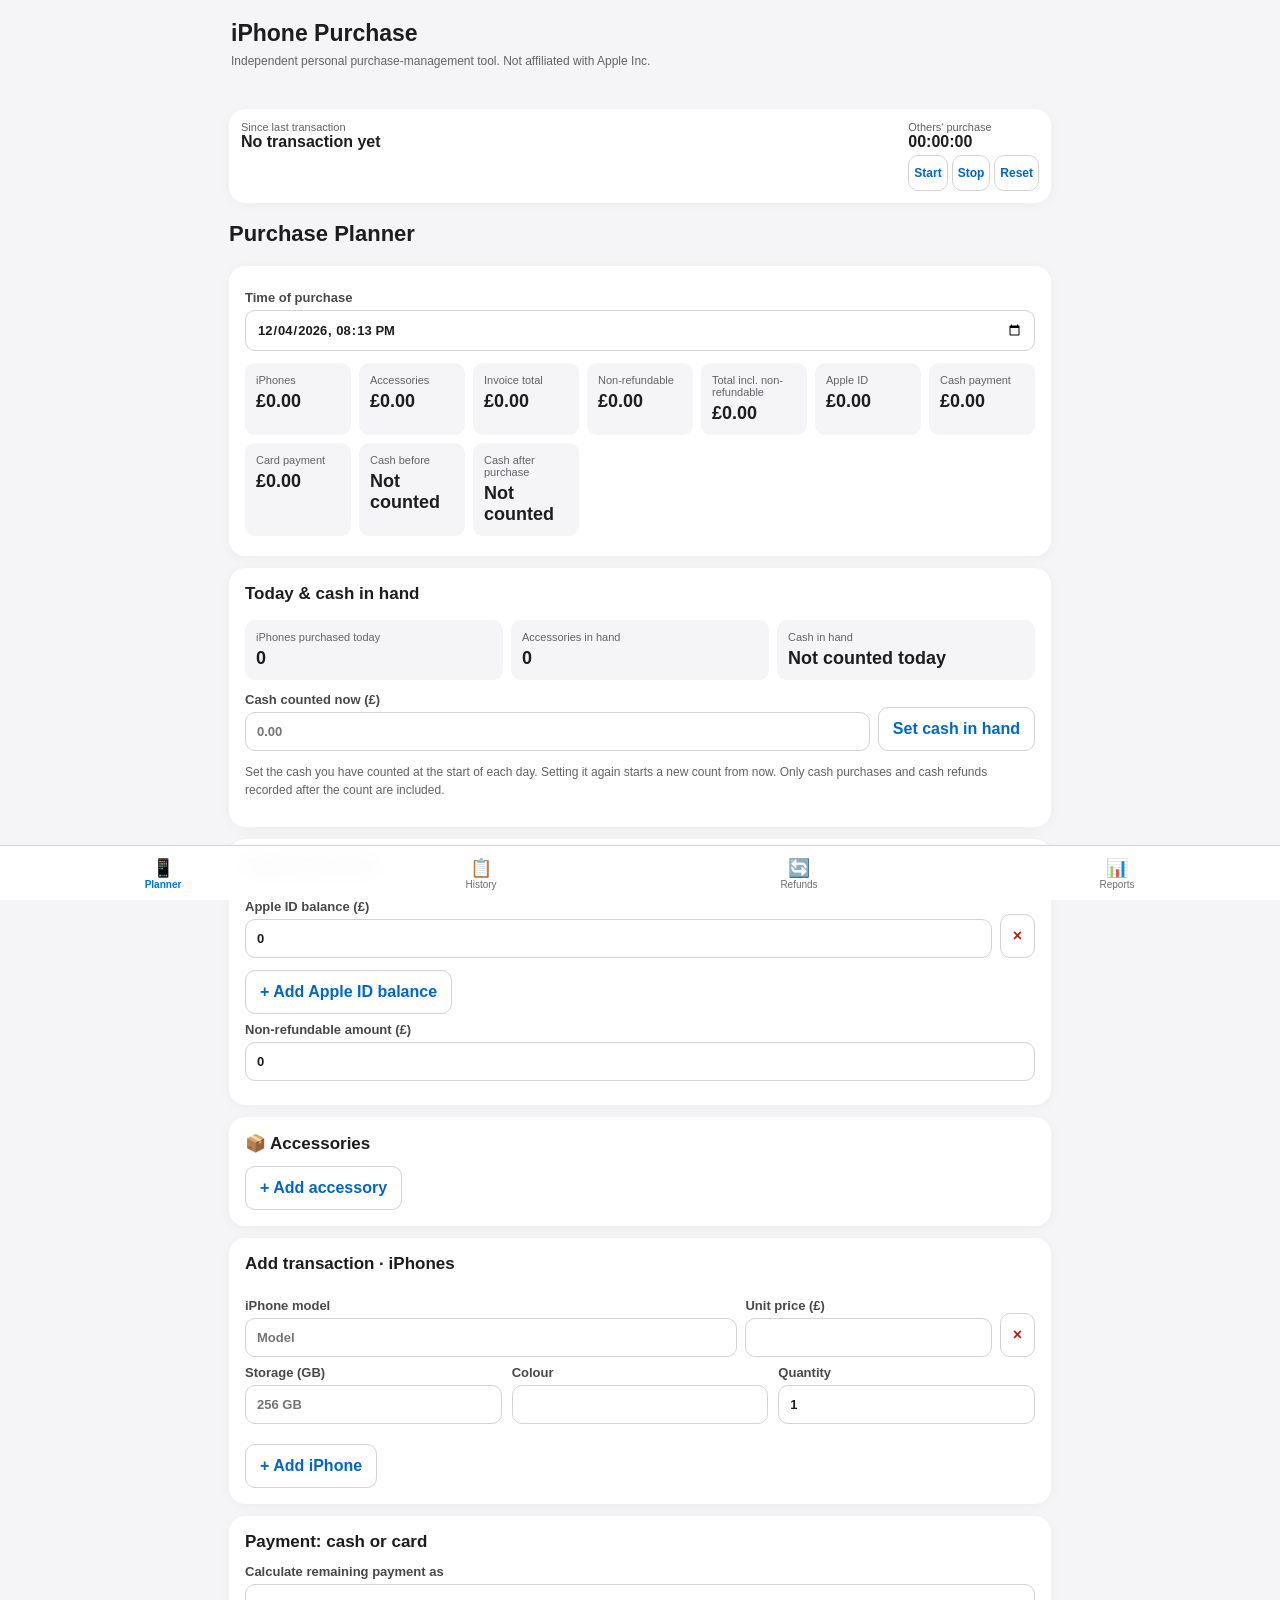
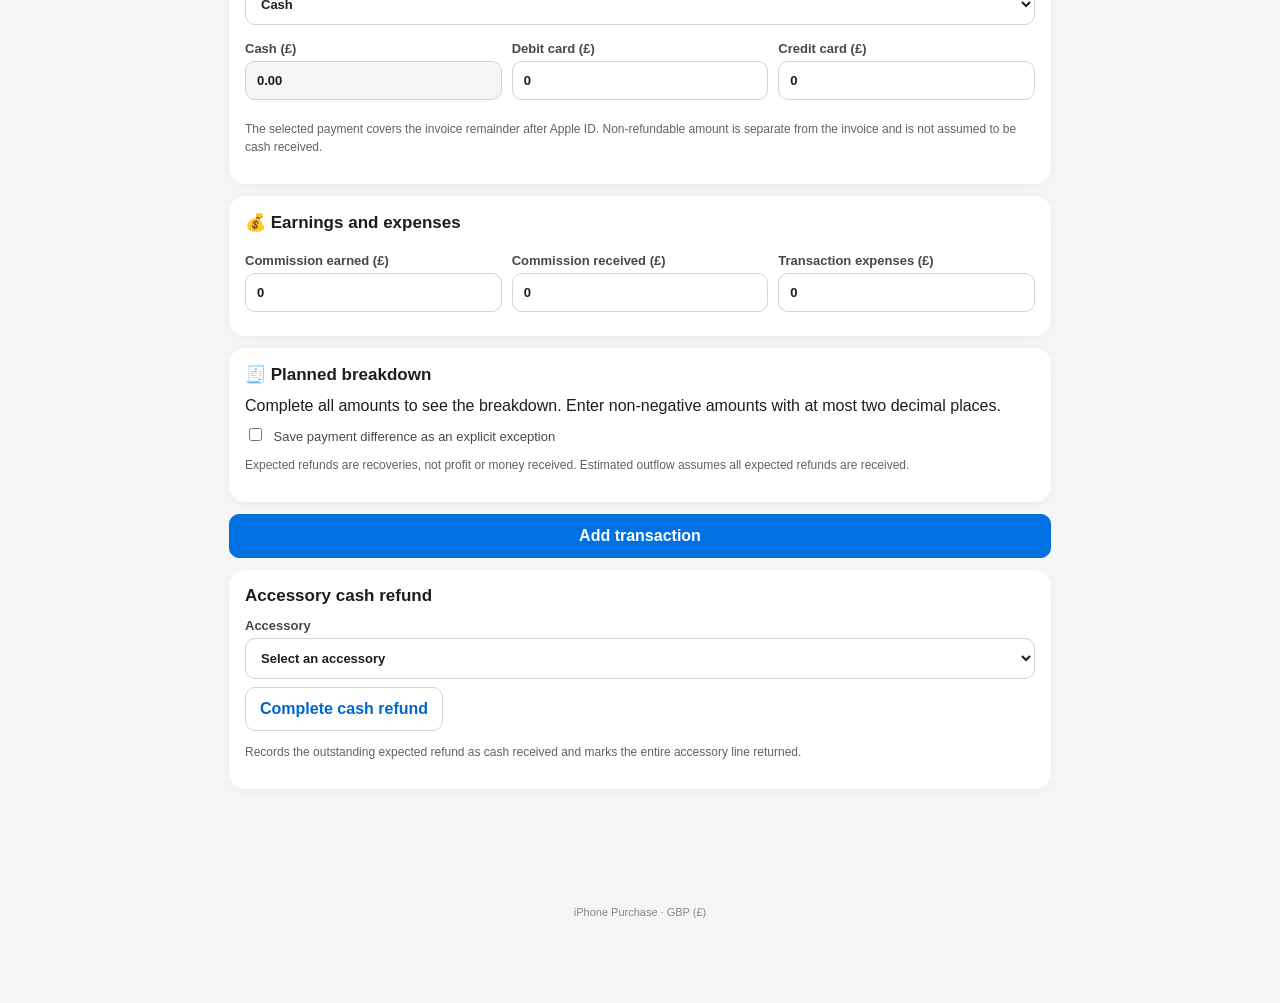
<file: index.html>
<!doctype html>
<html lang="en">
<head>
  <meta charset="utf-8">
  <meta name="viewport" content="width=device-width, initial-scale=1, viewport-fit=cover">
  <meta name="theme-color" content="#f5f5f7">
  <title>iPhone Purchase</title>
  <link rel="stylesheet" href="style.css">
</head>
<body>
<header><h1><span class="brand" aria-hidden="true"> </span>iPhone Purchase</h1><p>Independent personal purchase-management tool. Not affiliated with Apple Inc.</p></header>
<nav aria-label="Main navigation">
  <button class="active" data-tab="planner">📱<span>Planner</span></button>
  <button data-tab="transactions">📋<span>History</span></button>
  <button data-tab="refunds">🔄<span>Refunds</span></button>
  <button data-tab="reports">📊<span>Reports</span></button>
</nav>
<main>
  <div id="notice" role="status" aria-live="polite"></div>
  <section id="planner">
    <div class="card timer-bar"><div><small>Since last transaction</small><strong id="timer">No transaction yet</strong><small id="lastTransaction"></small></div><div><small>Others' purchase</small><strong id="otherTimer">00:00:00</strong><div class="timer-actions"><button type="button" class="secondary" id="startOtherTimer">Start</button><button type="button" class="secondary" id="stopOtherTimer">Stop</button><button type="button" class="secondary" id="resetOtherTimer">Reset</button></div></div></div>
    <h2>Purchase Planner</h2>
    <div class="card"><label>Time of purchase<input id="purchaseTime" type="datetime-local" required form="purchaseForm"></label><div id="plannerTotals" class="planner-totals" aria-live="polite"></div></div>
    <div class="card"><h3>Today &amp; cash in hand</h3><div id="dayStats" class="planner-totals"></div><div class="cash-opening"><label>Cash counted now (£)<input id="openingCash" type="number" min="0" step="0.01" placeholder="0.00"></label><button type="button" class="secondary" id="saveOpening">Set cash in hand</button></div><p class="hint">Set the cash you have counted at the start of each day. Setting it again starts a new count from now. Only cash purchases and cash refunds recorded after the count are included.</p></div>
    <form id="purchaseForm">
      <div class="card"><h3>Apple ID amount</h3><div id="sources"></div><button type="button" class="secondary" id="addSource">+ Add Apple ID balance</button><label>Non-refundable amount (£)<input id="extra" type="number" min="0" step="0.01" value="0" required></label></div>
      <div class="card"><h3>📦 Accessories</h3><div id="accessories"></div><button type="button" class="secondary" id="addAccessory">+ Add accessory</button></div>
      <div class="card"><h3>Add transaction · iPhones</h3><div id="phones"></div><button type="button" class="secondary" id="addPhone">+ Add iPhone</button></div>
      <div class="card"><h3>Payment: cash or card</h3><label>Calculate remaining payment as<select id="autoPayment"><option value="cash">Cash</option><option value="debit">Card (debit)</option><option value="credit">Card (credit)</option><option value="">Manual split</option></select></label><div class="fields payment-fields"><label>Cash (£)<input id="cash" type="number" min="0" step="0.01" value="0" required></label><label>Debit card (£)<input id="debit" type="number" min="0" step="0.01" value="0" required></label><label>Credit card (£)<input id="credit" type="number" min="0" step="0.01" value="0" required></label></div><p class="hint">The selected payment covers the invoice remainder after Apple ID. Non-refundable amount is separate from the invoice and is not assumed to be cash received.</p></div>
      <div class="card"><h3>💰 Earnings and expenses</h3><div class="fields"><label>Commission earned (£)<input id="commission" type="number" min="0" step="0.01" value="0" required></label><label>Commission received (£)<input id="commissionReceived" type="number" min="0" step="0.01" value="0" required></label><label>Transaction expenses (£)<input id="purchaseExpense" type="number" min="0" step="0.01" value="0" required></label></div></div>
      <div class="card"><h3>🧾 Planned breakdown</h3><div id="breakdown"></div><label class="check"><input id="exception" type="checkbox"> Save payment difference as an explicit exception</label><p class="hint">Expected refunds are recoveries, not profit or money received. Estimated outflow assumes all expected refunds are received.</p></div>
      <button class="primary" type="submit">Add transaction</button>
    </form>
    <div class="card"><h3>Accessory cash refund</h3><label>Accessory<select id="refundAccessory"><option value="">Select an accessory</option></select></label><button type="button" class="secondary" id="completeRefund">Complete cash refund</button><p class="hint">Records the outstanding expected refund as cash received and marks the entire accessory line returned.</p></div>
  </section>
  <section id="transactions" hidden><h2>Transaction History</h2><div class="card"><div id="transactionStats" class="metrics"></div></div><div class="card"><div class="fields"><label>Search<input id="search" type="search" placeholder="Reference or model"></label><label>Date<input id="filterDate" type="date"></label><label>Model<input id="filterModel" placeholder="Model"></label><label>Refund status<select id="filterRefund"><option value="">All</option><option>Awaiting return</option><option>Returned, refund pending</option><option>Partially refunded</option><option>Fully refunded</option><option>Not refundable</option></select></label><label>Verification<select id="filterVerification"><option value="">All</option><option>Awaiting verification</option><option>Match</option><option>Difference detected</option></select></label></div><p class="hint">Refund deadlines are reminders based on 14 calendar days from the purchase date; check the retailer’s actual return policy and receipt.</p><div id="transactionList"></div></div></section>
  <section id="refunds" hidden><h2>Refunds</h2><div class="card"><div id="refundStats" class="metrics"></div></div><div id="refundList"></div></section>
  <section id="reports" hidden><h2>Earnings &amp; Reports</h2><div class="card"><div id="reportStats" class="metrics"></div><p class="hint">Estimated profit uses earned commission; it is not cash received. Profit is incomplete if balance acquisition costs are unknown.</p></div><div class="card"><h3>Add expense</h3><form id="expenseForm"><div class="fields"><label>Date<input id="expenseDate" type="date" required></label><label>Description<input id="expenseDescription" required></label><label>Category<input id="expenseCategory" required></label><label>Amount (£)<input id="expenseAmount" type="number" min="0.01" step="0.01" required></label><label>Transaction reference (optional)<input id="expenseTransaction"></label></div><button class="primary">Add expense</button></form><div id="expenseList"></div></div>
  <div class="card"><h3>☁️ Backup and privacy</h3><p class="hint">Records and invoice attachments stay in this browser on this device. They do not sync and can be lost when browser data is cleared. Export a backup regularly and keep it private.</p><div class="actions"><button id="exportJson" class="secondary">Export JSON backup</button><button id="exportCsv" class="secondary">Export transactions CSV</button></div><label>Restore JSON backup (replaces current records)<input id="importJson" type="file" accept=".json,application/json"></label></div></section>
</main>
<dialog id="completion"><h2>Purchase saved</h2><p id="completionMessage"></p><div class="actions"><button id="copyMessage" class="primary">Copy Message</button><button id="scanNew" class="secondary">📸 Scan Apple invoice</button><button id="closeCompletion" class="secondary">Close</button></div></dialog>
<dialog id="invoiceDialog"><h2>📸 Invoice verification</h2><p class="hint">Attach an image or PDF. OCR runs locally after downloading software and language data from a CDN; your invoice is not uploaded. PDF OCR is unavailable. Barcode scanning requires browser support. Check all fields manually.</p><label>Photograph, image or PDF<input id="invoiceFile" type="file" accept="image/*,application/pdf"></label><div class="actions"><button id="runOcr" class="secondary" type="button">Read image with OCR</button><button id="scanCodes" class="secondary" type="button">Read barcode / QR</button></div><p id="ocrStatus" class="hint" aria-live="polite"></p><label>Invoice reference<input id="scanRef"></label><label>Invoice total (£)<input id="scanTotal" type="number" min="0" step="0.01"></label><label>Recognised text / manual notes<textarea id="scanText" rows="5"></textarea></label><div id="invoiceComparison"></div><label class="check"><input id="productsVerified" type="checkbox"> I manually checked that all products, quantities and prices match</label><div class="actions"><button id="saveInvoice" class="primary" type="button">Approve and attach</button><button id="closeInvoice" class="secondary" type="button">Cancel</button></div></dialog>
<footer>iPhone Purchase · GBP (£)</footer>
<script src="app.js"></script>
</body>
</html>
</file>
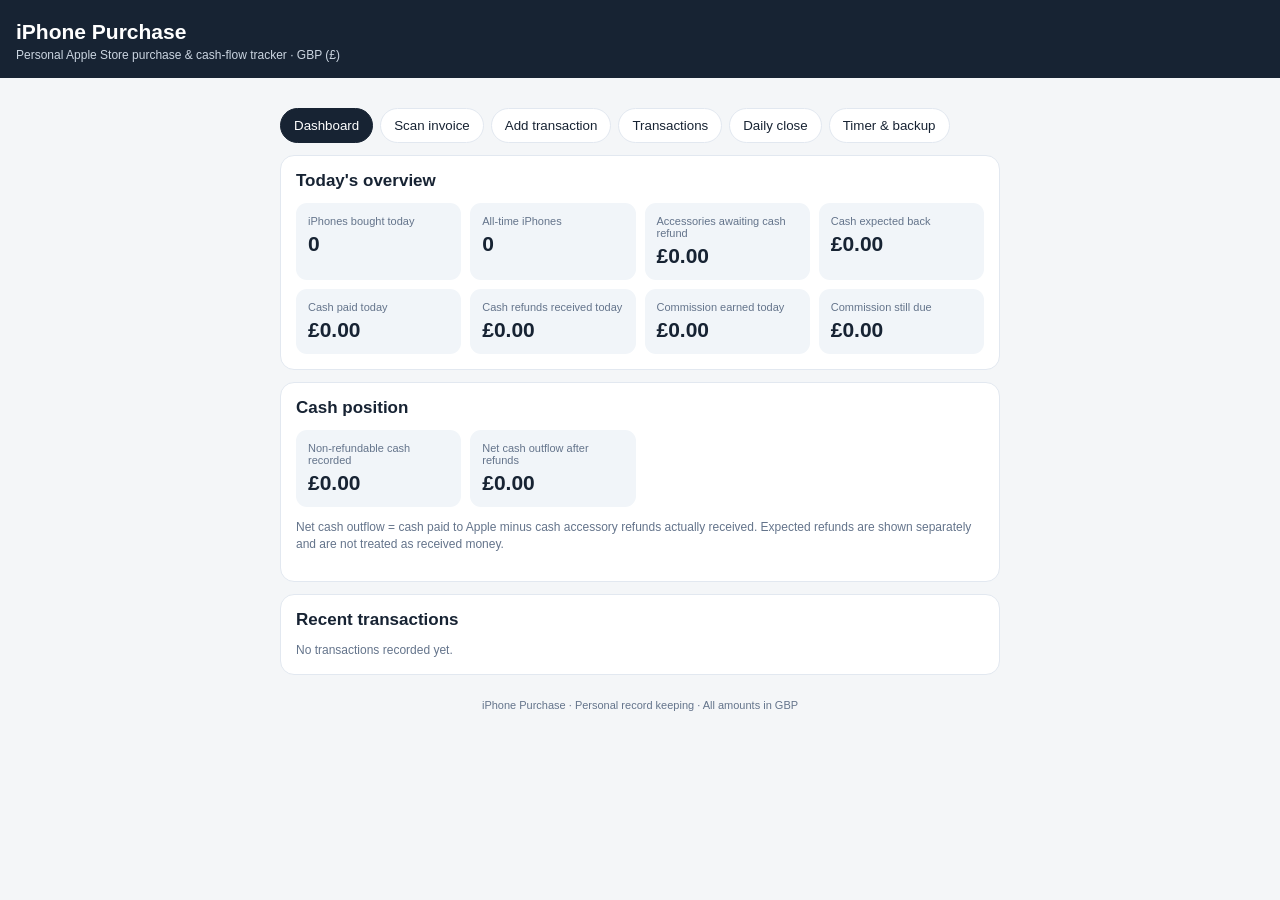
<file: Index.html>
<!doctype html>
<html lang="en">
<head>
<meta charset="utf-8">
<meta name="viewport" content="width=device-width, initial-scale=1, viewport-fit=cover">
<meta name="theme-color" content="#172333">
<title>iPhone Purchase</title>
<style>
:root{--ink:#172333;--muted:#64748b;--line:#e2e8f0;--bg:#f4f6f8;--card:#fff;--green:#16794b;--amber:#9a6200;--red:#b42318}
*{box-sizing:border-box}body{margin:0;background:var(--bg);color:#172333;font:15px -apple-system,BlinkMacSystemFont,"Segoe UI",sans-serif}
header{background:var(--ink);color:white;padding:20px 16px 16px;position:sticky;top:0;z-index:3}
header h1{font-size:21px;margin:0 0 4px}header p{margin:0;color:#cbd5e1;font-size:12px}
main{max-width:760px;margin:auto;padding:14px 12px 90px}
nav{display:flex;gap:7px;overflow:auto;padding:10px 0 12px;position:sticky;top:69px;background:var(--bg);z-index:2}
nav button{white-space:nowrap;border:1px solid var(--line);background:white;border-radius:20px;padding:9px 13px;color:var(--ink)}
nav button.active{background:var(--ink);color:white;border-color:var(--ink)}
.scan-preview{display:block;width:100%;max-height:360px;object-fit:contain;background:#eef2f6;border-radius:10px;margin-top:10px}
.progress{height:9px;background:#e2e8f0;border-radius:99px;overflow:hidden;margin:10px 0}.progress span{display:block;height:100%;width:0;background:#16794b;transition:width .2s}
.scan-result{white-space:pre-wrap;background:#f8fafc;border:1px solid var(--line);padding:10px;border-radius:9px;max-height:180px;overflow:auto;font-size:12px}
section{display:none}section.active{display:block}
.card{background:var(--card);border:1px solid var(--line);border-radius:14px;padding:15px;margin:0 0 12px}
h2{font-size:17px;margin:0 0 12px}h3{font-size:14px;margin:0 0 9px}
.grid{display:grid;grid-template-columns:repeat(2,minmax(0,1fr));gap:9px}
.metric{background:#f1f5f9;border-radius:11px;padding:12px}.metric small{display:block;color:var(--muted);font-size:11px}.metric strong{display:block;font-size:21px;margin-top:5px;font-variant-numeric:tabular-nums}
label{display:block;font-size:12px;color:#475569;margin:10px 0 5px}
input,select,textarea{width:100%;padding:11px;border:1px solid #cbd5e1;border-radius:9px;background:white;font:inherit;color:var(--ink)}
input[type=checkbox]{width:auto}
.row{display:grid;grid-template-columns:1fr 1fr;gap:9px}
button.primary,.primary{background:var(--ink);color:white;border:0;border-radius:9px;padding:12px 14px;font-weight:600;width:100%;margin-top:12px}
button.secondary{background:white;border:1px solid var(--line);border-radius:9px;padding:10px 12px;color:var(--ink)}
button.danger{color:var(--red);border-color:#fecaca}
.note{font-size:12px;color:var(--muted);line-height:1.45}
.pill{display:inline-block;padding:4px 8px;border-radius:20px;background:#fef3c7;color:#854d0e;font-size:11px}
.pill.done{background:#dcfce7;color:#166534}
.item{border-top:1px solid var(--line);padding:12px 0}.item:first-child{border-top:0}
.itemhead{display:flex;justify-content:space-between;gap:10px;align-items:start}
.money{font-variant-numeric:tabular-nums;font-weight:650}
.actions{display:flex;gap:7px;flex-wrap:wrap;margin-top:9px}
.actions button{width:auto;margin:0}
.hidden{display:none!important}
#timer{font-size:34px;text-align:center;font-weight:700;font-variant-numeric:tabular-nums;padding:12px}
footer{color:var(--muted);font-size:11px;text-align:center;padding:12px}
@media(min-width:600px){main{padding:20px}nav{top:69px}.grid{grid-template-columns:repeat(4,minmax(0,1fr))}}
</style>
</head>
<body>
<header><h1>iPhone Purchase</h1><p>Personal Apple Store purchase & cash-flow tracker · GBP (£)</p></header>
<main>
<nav id="tabs">
<button class="active" data-tab="home">Dashboard</button><button data-tab="scan">Scan invoice</button><button data-tab="add">Add transaction</button><button data-tab="records">Transactions</button><button data-tab="day">Daily close</button><button data-tab="tools">Timer & backup</button>
</nav>

<section id="home" class="active">
<div class="card"><h2>Today's overview</h2><div class="grid">
<div class="metric"><small>iPhones bought today</small><strong id="todayPhones">0</strong></div>
<div class="metric"><small>All-time iPhones</small><strong id="allPhones">0</strong></div>
<div class="metric"><small>Accessories awaiting cash refund</small><strong id="pendingRefund">£0.00</strong></div>
<div class="metric"><small>Cash expected back</small><strong id="cashExpected">£0.00</strong></div>
<div class="metric"><small>Cash paid today</small><strong id="cashPaid">£0.00</strong></div>
<div class="metric"><small>Cash refunds received today</small><strong id="refundsToday">£0.00</strong></div>
<div class="metric"><small>Commission earned today</small><strong id="commissionToday">£0.00</strong></div>
<div class="metric"><small>Commission still due</small><strong id="commissionDue">£0.00</strong></div>
</div></div>
<div class="card"><h2>Cash position</h2><div class="grid">
<div class="metric"><small>Non-refundable cash recorded</small><strong id="nonrefTotal">£0.00</strong></div>
<div class="metric"><small>Net cash outflow after refunds</small><strong id="netCash">£0.00</strong></div>
</div><p class="note">Net cash outflow = cash paid to Apple minus cash accessory refunds actually received. Expected refunds are shown separately and are not treated as received money.</p></div>
<div class="card"><h2>Recent transactions</h2><div id="recent" class="note">No transactions recorded yet.</div></div>
</section>


<section id="scan">
<div class="card"><h2>Scan a paper Apple invoice</h2>
<p class="note">Photograph the full invoice in good light, keeping the text sharp and the page flat. You can also choose a photo already in your library.</p>
<label for="invoicePhoto">Take a photo or choose an invoice image</label>
<input id="invoicePhoto" type="file" accept="image/*" capture="environment">
<img id="invoicePreview" class="scan-preview hidden" alt="Invoice preview">
<div class="actions"><button class="primary" id="runOcr" disabled>Read invoice with OCR</button><button class="secondary" id="clearScan">Clear scan</button></div>
<div class="progress hidden" id="ocrProgress"><span id="ocrBar"></span></div>
<p class="note" id="scanStatus" aria-live="polite">No invoice selected.</p>
<div id="scanFields" class="hidden"><h3>Extracted information</h3><p class="note">These are suggestions read from the photograph, not verified invoice data. Check every field against the paper invoice before saving.</p><div id="scanSummary" class="scan-result"></div><div class="actions"><button class="primary" id="useScan">Use details in transaction form</button></div></div>
</div>
<div class="card"><h3>What the scanner can and cannot do</h3><p class="note">OCR can suggest the invoice reference, date, iPhone model, item price and invoice total when these are legible. Barcode/QR reading depends on browser support and what Apple encoded. Payment split, cash refund expectation, non-refundable cash and commission must still be entered by you. Never save a transaction until the invoice totals have been checked.</p><p class="note">The photograph is processed in Safari using OCR software and is not sent to an invoice-processing service. The OCR engine and English language data are downloaded by your browser from a software CDN when first used.</p></div>
</section>

<section id="add">
<div class="card"><h2>Record an Apple Store transaction</h2>
<p class="note">Enter the invoice total and split the payment across Apple Account balance, cash and card. The three payment amounts must equal the invoice total.</p>
<form id="txForm">
<label>Transaction date and time</label><input id="txDate" type="datetime-local" required>
<div class="row"><div><label>iPhone model</label><select id="model"><option>iPhone 18 Pro</option><option>iPhone 18 Pro Max</option><option>iPhone 18</option><option>iPhone Air</option><option>Other / older model</option></select></div><div><label>Colour / finish</label><input id="colour" placeholder="e.g. Natural Titanium"></div></div>
<div class="row"><div><label>Storage</label><input id="storage" placeholder="e.g. 256 GB"></div><div><label>Quantity</label><input id="qty" type="number" min="1" step="1" value="1" required></div></div>
<div class="row"><div><label>iPhone item total (£)</label><input id="phoneTotal" type="number" min="0" step=".01" placeholder="0.00" required></div><div><label>Accessories total (£)</label><input id="accessoryTotal" type="number" min="0" step=".01" value="0"></div></div>
<label>Invoice total (£)</label><input id="invoiceTotal" type="number" min="0" step=".01" placeholder="Total including accessories" required>
<label>Invoice number / reference (optional)</label><input id="invoiceRef" placeholder="Invoice reference">
<div class="row"><div><label>Apple Account balance (£)</label><input id="applePay" type="number" min="0" step=".01" value="0"></div><div><label>Cash paid (£)</label><input id="cashPay" type="number" min="0" step=".01" value="0"></div></div>
<label>Credit/debit card paid (£)</label><input id="cardPay" type="number" min="0" step=".01" value="0">
<div class="row"><div><label>Non-refundable cash (£)</label><input id="nonref" type="number" min="0" step=".01" value="0" required></div><div><label>Cash refund expected for accessories (£)</label><input id="refundExpected" type="number" min="0" step=".01" value="0"></div></div>
<div class="row"><div><label>Separate commission earned (£)</label><input id="commission" type="number" min="0" step=".01" value="0"></div><div><label>Commission already received (£)</label><input id="commissionReceived" type="number" min="0" step=".01" value="0"></div></div>
<label>Notes (optional)</label><textarea id="notes" rows="2" placeholder="Store, details, etc."></textarea>
<div id="validation" class="note" aria-live="polite"></div>
<button class="primary" type="submit">Save transaction & generate message</button>
</form></div>
</section>

<section id="records"><div class="card"><h2>Transaction history</h2><div id="allRecords" class="note">No transactions recorded yet.</div></div></section>

<section id="day">
<div class="card"><h2>Daily expenses & earnings</h2>
<label>Date</label><input id="dayDate" type="date">
<label>Expense description</label><input id="expenseName" placeholder="e.g. Travel, parking, food">
<label>Expense amount (£)</label><input id="expenseAmount" type="number" min="0" step=".01" placeholder="0.00">
<button class="primary" id="addExpense">Add expense</button>
<div id="daySummary" style="margin-top:15px"></div>
<div id="expensesList"></div>
</div>
<div class="card"><h2>Commission payments</h2><p class="note">Mark a commission as received only when the money has actually arrived.</p><div id="commissionList"></div></div>
</section>

<section id="tools">
<div class="card"><h2>Transaction timer</h2><div id="timer">00:00:00</div><p class="note" id="timerStatus" style="text-align:center">Timer stopped</p><div class="row"><button class="secondary" id="startTimer">Start</button><button class="secondary" id="stopTimer">Stop</button></div><button class="secondary" id="resetTimer">Reset</button><p class="note">The timer is a working-session timer. It records elapsed time while this page is open; use Stop when finished.</p></div>
<div class="card"><h2>Backup your records</h2><p class="note">Your records are stored on this iPhone in this browser. Export a backup regularly and keep it somewhere safe, such as iCloud Drive.</p><button class="primary" id="export">Export backup (JSON)</button><label>Restore from a previous backup</label><input type="file" id="importFile" accept="application/json"><p class="note">Restoring replaces the current records in this browser. Export a backup first.</p></div>
<div class="card"><h2>Data and calculation rules</h2><p class="note">Cash expected = accessory refund expected minus refunds already received. Net cash outflow = cash paid minus cash refunds received. Non-refundable cash is separately recorded for the partner message. Commission is tracked separately from that amount. The app does not assume an expected refund or unpaid commission has been received.</p></div>
</section>
<footer>iPhone Purchase · Personal record keeping · All amounts in GBP</footer>
</main>
<script>
(function(){
const $=id=>document.getElementById(id), money=n=>'£'+(Number(n)||0).toFixed(2), num=id=>Number($(id).value)||0;
let data=JSON.parse(localStorage.getItem('ipurchase_data')||'{"transactions":[],"expenses":[]}');
let timerStart=null,timerElapsed=0,timerInterval=null;
const save=()=>localStorage.setItem('ipurchase_data',JSON.stringify(data));
const today=()=>new Date().toISOString().slice(0,10);
const dateValue=()=>{let d=new Date();d.setMinutes(d.getMinutes()-d.getTimezoneOffset());return d.toISOString().slice(0,16)};
$('txDate').value=dateValue();$('dayDate').value=today();
function txDate(t){return (t.date||'').slice(0,10)}
function refundReceived(t){return (t.refunds||[]).reduce((s,r)=>s+r.amount,0)}
function cashExpected(t){return Math.max(0,t.refundExpected-refundReceived(t))}
function render(){
 const tx=data.transactions, td=today(), todays=tx.filter(t=>txDate(t)===td);
 const sum=(arr,k)=>arr.reduce((s,t)=>s+(Number(t[k])||0),0);
 $('todayPhones').textContent=todays.reduce((s,t)=>s+t.qty,0);
 $('allPhones').textContent=tx.reduce((s,t)=>s+t.qty,0);
 $('pendingRefund').textContent=money(tx.reduce((s,t)=>s+cashExpected(t),0));
 $('cashExpected').textContent=money(tx.reduce((s,t)=>s+cashExpected(t),0));
 $('cashPaid').textContent=money(sum(todays,'cash'));
 $('refundsToday').textContent=money(todays.reduce((s,t)=>s+refundReceived(t),0));
 $('commissionToday').textContent=money(sum(todays,'commission'));
 $('commissionDue').textContent=money(tx.reduce((s,t)=>s+Math.max(0,t.commission-t.commissionReceived),0));
 $('nonrefTotal').textContent=money(sum(tx,'nonref'));
 $('netCash').textContent=money(tx.reduce((s,t)=>s+t.cash-refundReceived(t),0));
 const recent=[...tx].reverse().slice(0,4);
 $('recent').innerHTML=recent.length?recent.map(t=>txLine(t,false)).join(''):'No transactions recorded yet.';
 $('allRecords').innerHTML=tx.length?[...tx].reverse().map(t=>txLine(t,true)).join(''):'No transactions recorded yet.';
 renderDay();
 renderCommission();
}
function txLine(t,actions){
 const pending=cashExpected(t), refunded=refundReceived(t);
 return `<div class="item"><div class="itemhead"><div><strong>${esc(t.model)} × ${t.qty}</strong><div class="note">${esc(t.date.replace('T',' '))}${t.ref?' · '+esc(t.ref):''}</div></div><strong class="money">${money(t.total)}</strong></div><div class="note">Apple balance ${money(t.apple)} · Cash ${money(t.cash)} · Card ${money(t.card)}<br>Accessories ${money(t.accessories)} · Non-refundable cash ${money(t.nonref)} · Commission ${money(t.commission)}</div><div class="note">Refund received ${money(refunded)} · Still expected ${money(pending)}</div>${pending>0?`<div class="actions"><button class="secondary" onclick="recordRefund('${t.id}')">Complete cash refund</button></div>`:'<span class="pill done">Refund complete / none due</span>'}${actions?`<div class="actions"><button class="secondary" onclick="copyMsg('${t.id}')">Copy partner message</button><button class="secondary danger" onclick="deleteTx('${t.id}')">Delete</button></div>`:''}</div>`;
}
function renderDay(){
 const d=$('dayDate').value||today(), ts=data.transactions.filter(t=>txDate(t)===d), ex=data.expenses.filter(e=>e.date===d);
 const earned=ts.reduce((s,t)=>s+t.commission,0), received=ts.reduce((s,t)=>s+t.commissionReceived,0), expenses=ex.reduce((s,e)=>s+e.amount,0);
 $('daySummary').innerHTML=`<div class="grid"><div class="metric"><small>Commission earned</small><strong>${money(earned)}</strong></div><div class="metric"><small>Commission received</small><strong>${money(received)}</strong></div><div class="metric"><small>Commission outstanding</small><strong>${money(earned-received)}</strong></div><div class="metric"><small>Expenses</small><strong>${money(expenses)}</strong></div><div class="metric"><small>Net earned (earned less expenses)</small><strong>${money(earned-expenses)}</strong></div><div class="metric"><small>Cash received less expenses</small><strong>${money(received-expenses)}</strong></div></div>`;
 $('expensesList').innerHTML=ex.length?'<h3 style="margin-top:14px">Expenses</h3>'+ex.map(e=>`<div class="item">${esc(e.name)} <strong style="float:right">${money(e.amount)}</strong></div>`).join(''):'<p class="note">No expenses entered for this date.</p>';
}
function renderCommission(){
 const pending=data.transactions.filter(t=>t.commission>t.commissionReceived);
 $('commissionList').innerHTML=pending.length?pending.map(t=>`<div class="item"><strong>${esc(t.model)}</strong><div class="note">${esc(t.date.replace('T',' '))} · Outstanding ${money(t.commission-t.commissionReceived)}</div><button class="secondary" onclick="receiveCommission('${t.id}')">Mark remaining commission received</button></div>`).join(''):'<p class="note">No outstanding commission.</p>';
}
function esc(s){return String(s??'').replace(/[&<>"']/g,c=>({'&':'&amp;','<':'&lt;','>':'&gt;','"':'&quot;',"'":'&#39;'}[c]))}
function message(t){return `Done with £${t.nonref.toFixed(2)}`}
window.copyMsg=async id=>{let t=data.transactions.find(x=>x.id===id);if(!t)return;let m=message(t);try{await navigator.clipboard.writeText(m);alert('Copied: '+m)}catch(e){prompt('Copy this partner message:',m)}};
window.recordRefund=id=>{let t=data.transactions.find(x=>x.id===id);if(!t)return;let left=cashExpected(t);let v=prompt('Cash refund actually received (£). Amount still expected: '+money(left),left.toFixed(2));if(v===null)return;let a=Number(v);if(!Number.isFinite(a)||a<=0||a>left+0.001){alert('Enter an amount greater than zero and no more than the outstanding expected refund.');return}t.refunds=t.refunds||[];t.refunds.push({amount:a,date:new Date().toISOString()});save();render()};
window.deleteTx=id=>{if(!confirm('Delete this transaction and its refund history?'))return;data.transactions=data.transactions.filter(t=>t.id!==id);save();render()};
window.receiveCommission=id=>{let t=data.transactions.find(x=>x.id===id);if(!t)return;let due=t.commission-t.commissionReceived;let v=prompt('Commission received now (£). Outstanding: '+money(due),due.toFixed(2));if(v===null)return;let a=Number(v);if(!Number.isFinite(a)||a<=0||a>due+0.001){alert('Enter an amount up to the outstanding commission.');return}t.commissionReceived+=a;save();render()};
$('tabs').addEventListener('click',e=>{let b=e.target.closest('button[data-tab]');if(!b)return;document.querySelectorAll('nav button').forEach(x=>x.classList.toggle('active',x===b));document.querySelectorAll('main section').forEach(s=>s.classList.toggle('active',s.id===b.dataset.tab));});
$('accessoryTotal').addEventListener('input',()=>{$('refundExpected').value=$('accessoryTotal').value||0});
$('txForm').addEventListener('submit',e=>{
 e.preventDefault();
 let total=num('invoiceTotal'),apple=num('applePay'),cash=num('cashPay'),card=num('cardPay'),nonref=num('nonref'),expected=num('refundExpected'),commission=num('commission'),commReceived=num('commissionReceived');
 let errors=[];
 if(Math.abs(apple+cash+card-total)>.009)errors.push('Apple balance + cash + card must equal the invoice total.');
 if(nonref>cash)errors.push('Non-refundable cash cannot exceed the cash paid amount.');
 if(expected>num('accessoryTotal'))errors.push('Expected cash refund cannot exceed the accessories total.');
 if(commReceived>commission)errors.push('Commission received cannot exceed commission earned.');
 if(num('phoneTotal')+num('accessoryTotal')>total+.009)errors.push('iPhone total plus accessories cannot exceed the invoice total.');
 if(num('qty')<1||!Number.isInteger(num('qty')))errors.push('Quantity must be a whole number of at least 1.');
 $('validation').textContent=errors.join(' ');
 if(errors.length)return;
 let t={id:crypto.randomUUID?crypto.randomUUID():String(Date.now()),date:$('txDate').value,model:$('model').value+( $('storage').value?' · '+$('storage').value:'' )+( $('colour').value?' · '+$('colour').value:''),qty:num('qty'),phoneTotal:num('phoneTotal'),accessories:num('accessoryTotal'),total,apple,cash,card,nonref,refundExpected:expected,refunds:[],commission,commissionReceived:commReceived,ref:$('invoiceRef').value,notes:$('notes').value};
 data.transactions.push(t);save();render();
 let msg=message(t);$('validation').innerHTML='Saved successfully. Partner message: <strong>'+esc(msg)+'</strong>';
 try{navigator.clipboard.writeText(msg)}catch(e){}
 e.target.reset();$('txDate').value=dateValue();$('qty').value=1;$('applePay').value=0;$('cashPay').value=0;$('cardPay').value=0;$('accessoryTotal').value=0;$('refundExpected').value=0;$('nonref').value=0;$('commission').value=0;$('commissionReceived').value=0;
});
$('addExpense').addEventListener('click',()=>{let name=$('expenseName').value.trim(),amount=num('expenseAmount'),date=$('dayDate').value;if(!name||amount<=0){alert('Enter an expense description and amount.');return}data.expenses.push({id:String(Date.now()),date,name,amount});save();$('expenseName').value='';$('expenseAmount').value='';render()});
$('dayDate').addEventListener('change',renderDay);
function timerRender(){let s=Math.floor(timerElapsed+(timerStart?(Date.now()-timerStart)/1000:0));$('timer').textContent=[Math.floor(s/3600),Math.floor(s%3600/60),s%60].map(n=>String(n).padStart(2,'0')).join(':')}
$('startTimer').onclick=()=>{if(timerStart)return;timerStart=Date.now();$('timerStatus').textContent='Timer running';timerInterval=setInterval(timerRender,500)};
$('stopTimer').onclick=()=>{if(timerStart){timerElapsed+=(Date.now()-timerStart)/1000;timerStart=null;clearInterval(timerInterval);$('timerStatus').textContent='Timer stopped'}timerRender()};
$('resetTimer').onclick=()=>{timerStart=null;timerElapsed=0;clearInterval(timerInterval);$('timerStatus').textContent='Timer reset';timerRender()};
$('export').onclick=()=>{let blob=new Blob([JSON.stringify(data,null,2)],{type:'application/json'}),url=URL.createObjectURL(blob),a=document.createElement('a');a.href=url;a.download='iphone-purchase-backup-'+today()+'.json';a.click();URL.revokeObjectURL(url)};
$('importFile').onchange=async e=>{let f=e.target.files[0];if(!f)return;try{let v=JSON.parse(await f.text());if(!v||!Array.isArray(v.transactions)||!Array.isArray(v.expenses))throw Error();if(!confirm('Replace current records with this backup?'))return;data=v;save();render();alert('Backup restored.')}catch(err){alert('This backup file is invalid.')}e.target.value=''};

// Paper invoice scanner: client-side OCR; never uploads the photograph.
let scanFile=null,scanExtract=null,scanUrl=null;
const scanStatus=(msg)=>$('scanStatus').textContent=msg;
const dateValueFrom=d=>{d.setMinutes(d.getMinutes()-d.getTimezoneOffset());return d.toISOString().slice(0,16)};
$('invoicePhoto').addEventListener('change',e=>{
 const f=e.target.files&&e.target.files[0]; scanFile=f||null; scanExtract=null;
 $('scanFields').classList.add('hidden'); $('runOcr').disabled=!f;
 if(scanUrl)URL.revokeObjectURL(scanUrl); scanUrl=null;
 if(!f){$('invoicePreview').classList.add('hidden');scanStatus('No invoice selected.');return;}
 if(!f.type.startsWith('image/')){scanStatus('Please choose an image of the paper invoice. For a PDF, take a screenshot first.');$('runOcr').disabled=true;return;}
 scanUrl=URL.createObjectURL(f);$('invoicePreview').src=scanUrl;$('invoicePreview').classList.remove('hidden');scanStatus('Invoice image ready. Tap Read invoice with OCR.');
});
function moneyFromText(v){let m=v.match(/(?:£\s*)?(\d[\d,]*\.\d{2})\s*$/);return m?Number(m[1].replace(/,/g,'')):null;}
function parseInvoiceText(raw){
 const lines=raw.split(/\r?\n/).map(x=>x.replace(/\s+/g,' ').trim()).filter(Boolean), all=lines.join('\n');
 let modelMatch=all.match(/iPhone\s*(?:18|17|16|15|14|13)?\s*(?:Pro\s*Max|Pro|Plus|Air)?/i);
 let model=modelMatch?modelMatch[0].replace(/\s+/g,' ').trim():'';
 let date=''; let dm=all.match(/\b(\d{1,2}[\/.-]\d{1,2}[\/.-]\d{2,4}|\d{4}-\d{2}-\d{2})\b/);if(dm)date=dm[0];
 let ref='';let rm=all.match(/(?:invoice|order|document|receipt)\s*(?:no\.?|number|#|ref(?:erence)?)?\s*[:#-]?\s*([A-Z0-9][A-Z0-9-]{4,})/i);if(rm)ref=rm[1];
 let total=null;let totalLines=lines.filter(l=>/(grand total|total due|amount due|order total|invoice total|total)/i.test(l)&&!/(sub.?total|vat|tax total|total savings)/i.test(l));
 for(let l of totalLines){let v=moneyFromText(l);if(v!==null)total=v;}
 let phoneTotal=null, accessoryTotal=0, accessoryFound=false;
 for(let l of lines){let v=moneyFromText(l);if(v===null)continue;if(/iphone/i.test(l))phoneTotal=v; if(/case|cover|charger|cable|adapter|airpods|watch|accessor|magsafe|screen protector/i.test(l)){accessoryTotal+=v;accessoryFound=true;}}
 return {raw,model,date,ref,total,phoneTotal,accessoryTotal:accessoryFound?accessoryTotal:null};
}
async function loadTesseract(){if(window.Tesseract)return;await new Promise((resolve,reject)=>{let sc=document.createElement('script');sc.src='https://cdn.jsdelivr.net/npm/tesseract.js@5/dist/tesseract.min.js';sc.onload=resolve;sc.onerror=()=>reject(Error('Could not load the OCR engine. Check your internet connection and try again.'));document.head.appendChild(sc);});}
$('runOcr').onclick=async()=>{
 if(!scanFile)return; $('runOcr').disabled=true;$('ocrProgress').classList.remove('hidden');$('ocrBar').style.width='0%';scanStatus('Preparing OCR…');
 try{
  await loadTesseract();
  const worker=await Tesseract.createWorker('eng',1,{logger:m=>{if(m.status){scanStatus('Reading invoice: '+m.status);if(typeof m.progress==='number')$('ocrBar').style.width=Math.round(m.progress*100)+'%';}}});
  const result=await worker.recognize(scanFile);await worker.terminate();
  scanExtract=parseInvoiceText(result.data.text||'');
  // Use native barcode/QR detection where the browser supports it.
  if('BarcodeDetector' in window){try{let detector=new BarcodeDetector();let codes=await detector.detect($('invoicePreview'));if(codes.length&&!scanExtract.ref)scanExtract.ref=codes[0].rawValue;}catch(e){}}
  let x=scanExtract;
  $('scanSummary').textContent='Model: '+(x.model||'Not identified')+'\nInvoice/order reference: '+(x.ref||'Not identified')+'\nDate: '+(x.date||'Not identified')+'\niPhone line price: '+(x.phoneTotal===null?'Not identified':'£'+x.phoneTotal.toFixed(2))+'\nAccessory lines found: '+(x.accessoryTotal===null?'Not identified':'£'+x.accessoryTotal.toFixed(2))+'\nInvoice total: '+(x.total===null?'Not identified':'£'+x.total.toFixed(2))+'\n\nRecognised text:\n'+x.raw;
  $('scanFields').classList.remove('hidden');$('ocrBar').style.width='100%';scanStatus('OCR finished. Review the suggestions carefully.');
 }catch(err){scanStatus(err.message||'OCR could not read this image. Try a clearer, well-lit photograph.');}
 finally{$('runOcr').disabled=false;}
};
$('useScan').onclick=()=>{
 if(!scanExtract)return;let x=scanExtract;
 if(x.model){let sel=$('model'),opt=[...sel.options].find(o=>o.text.toLowerCase()===x.model.toLowerCase());if(!opt){opt=document.createElement('option');opt.textContent=x.model;opt.value=x.model;sel.add(opt);}sel.value=opt.value;}
 if(x.ref)$('invoiceRef').value=x.ref;
 if(x.total!==null)$('invoiceTotal').value=x.total.toFixed(2);
 if(x.phoneTotal!==null)$('phoneTotal').value=x.phoneTotal.toFixed(2);
 if(x.accessoryTotal!==null){$('accessoryTotal').value=x.accessoryTotal.toFixed(2);$('refundExpected').value=x.accessoryTotal.toFixed(2);}
 if(x.date){let d=null,uk=x.date.match(/^(\d{1,2})[\/. -](\d{1,2})[\/. -](\d{2,4})$/);if(uk){let yy=Number(uk[3]);if(yy<100)yy+=2000;d=new Date(yy,Number(uk[2])-1,Number(uk[1]),12,0,0);}else{let iso=x.date.match(/^(\d{4})-(\d{2})-(\d{2})$/);if(iso)d=new Date(Number(iso[1]),Number(iso[2])-1,Number(iso[3]),12,0,0);}if(d&&!Number.isNaN(d.getTime())){$('txDate').value=dateValueFrom(d);}}
 document.querySelector('nav button[data-tab="add"]').click();$('validation').textContent='Invoice suggestions added. Verify every amount and enter your payment split, non-refundable cash and commission before saving.';
};
$('clearScan').onclick=()=>{scanFile=null;scanExtract=null;$('invoicePhoto').value='';$('invoicePreview').classList.add('hidden');$('scanFields').classList.add('hidden');$('runOcr').disabled=true;$('ocrProgress').classList.add('hidden');scanStatus('No invoice selected.');if(scanUrl)URL.revokeObjectURL(scanUrl);scanUrl=null;};
render();
})();
</script>
</body></html>
</file>
<file: style.css>
:root{font-family:-apple-system,BlinkMacSystemFont,"Segoe UI",sans-serif;color:#1d1d1f;background:#f5f5f7}*{box-sizing:border-box}body{margin:0}header{padding:20px 16px 10px;max-width:850px;margin:auto}h1{font-size:23px;margin:0}header p,.hint{font-size:12px;line-height:1.5;color:#626267}header p{margin:5px 0}.brand{font-family:-apple-system,BlinkMacSystemFont,sans-serif}@supports not (-webkit-touch-callout:none){.brand{display:none}}main{max-width:850px;margin:auto;padding:12px 14px 105px}h2{font-size:22px}h3{font-size:17px;margin:0 0 12px}.card{background:#fff;border-radius:16px;padding:16px;margin:12px 0;box-shadow:0 2px 12px #0000000a}.fields{display:grid;grid-template-columns:repeat(2,minmax(0,1fr));gap:10px}label{display:block;font-size:13px;font-weight:600;color:#48484a;margin:8px 0}input,select,textarea{display:block;width:100%;margin-top:5px;border:1px solid #d2d2d7;border-radius:10px;padding:11px;font:inherit;color:#1d1d1f;background:white}input[type=checkbox]{display:inline;width:auto;margin-right:8px}.check{font-weight:400}.item{border-top:1px solid #e8e8ed;padding:12px 0}.item:first-child{border-top:0}.item h4{margin:0 0 8px}.rowline{display:flex;justify-content:space-between;gap:12px;margin:8px 0}.rowline span:last-child{text-align:right;font-weight:600;font-variant-numeric:tabular-nums}.warning{color:#b42318}.good{color:#16794b}.actions{display:flex;gap:8px;flex-wrap:wrap;margin-top:12px}button{font:inherit;cursor:pointer;min-height:44px}.primary,.secondary{border-radius:10px;padding:10px 14px;font-weight:600}.primary{background:#0071e3;color:white;border:1px solid #0071e3}.secondary{background:white;color:#0066cc;border:1px solid #d2d2d7}form>.primary{width:100%;font-size:16px}.danger{color:#b42318}.metrics{display:grid;grid-template-columns:repeat(2,minmax(0,1fr));gap:9px}.metric{background:#f5f5f7;border-radius:10px;padding:11px;overflow-wrap:anywhere}.metric small{display:block;color:#626267;font-size:11px}.metric strong{display:block;margin-top:5px;font-size:18px}.record{overflow-wrap:anywhere}nav{position:fixed;z-index:5;bottom:0;left:0;right:0;background:#ffffffed;border-top:1px solid #d2d2d7;display:flex;padding:5px 4px calc(5px + env(safe-area-inset-bottom));backdrop-filter:blur(12px)}nav button{flex:1;background:none;border:0;color:#6e6e73;font-size:18px;padding:3px}nav button span{display:block;font-size:10px}nav button.active{color:#0071e3;font-weight:700}#notice:not(:empty){padding:12px;border-radius:10px;background:#fff2d6;color:#633b00;margin-bottom:12px}dialog{border:0;border-radius:18px;box-shadow:0 8px 50px #0003;width:min(94%,560px);max-height:90vh;overflow:auto}dialog::backdrop{background:#0008}dialog .primary{width:auto}footer{text-align:center;color:#86868b;font-size:11px;margin-bottom:85px}#timer{font-size:28px;font-variant-numeric:tabular-nums}@media(min-width:650px){.fields,.metrics{grid-template-columns:repeat(3,minmax(0,1fr))}}
.planner-totals{display:flex;gap:8px;overflow-x:auto;padding:4px 0}.planner-totals .metric{flex:1 0 110px}.compact-row{display:grid;grid-template-columns:minmax(0,2fr) minmax(0,1fr) auto;gap:8px;align-items:end}.compact-row label{min-width:0;margin:0}.compact-row input{min-width:0}.compact-row button{padding:10px 12px}.item details{margin-top:8px}.item summary{font-size:12px;color:#0066cc;cursor:pointer}.cash-opening{display:flex;gap:8px;align-items:end}.cash-opening label{flex:1;margin-bottom:0}.timer-grid{display:grid;grid-template-columns:repeat(2,minmax(0,1fr));gap:12px}.timer-grid h4{margin:0 0 8px}.timer-grid strong{font-size:22px;font-variant-numeric:tabular-nums}.timer-grid .actions button{padding:8px}.payment-fields input[readonly]{background:#f5f5f7}
.timer-bar{display:flex;align-items:flex-start;justify-content:space-between;gap:8px;padding:12px}.timer-bar>div{min-width:0}.timer-bar small{display:block;color:#626267;font-size:11px}.timer-bar strong,.timer-bar #timer{display:block;font-size:16px;font-variant-numeric:tabular-nums}.timer-actions{display:flex;gap:4px;margin-top:4px}.timer-actions button{min-height:36px;padding:5px;font-size:12px}#plannerTotals{display:grid;grid-template-columns:repeat(auto-fit,minmax(100px,1fr));overflow:visible}.source-row{display:flex;gap:8px;align-items:end}.source-row label{flex:1;min-width:0;margin:0}.source-row button{padding:10px 12px}.table-wrap{overflow-x:auto}table{border-collapse:collapse;width:100%;min-width:900px;font-size:13px}th,td{text-align:left;vertical-align:top;padding:10px;border-bottom:1px solid #e8e8ed}th{white-space:nowrap}td{min-width:120px}td details{min-width:180px}#completionMessage{white-space:pre-line}
</file>
